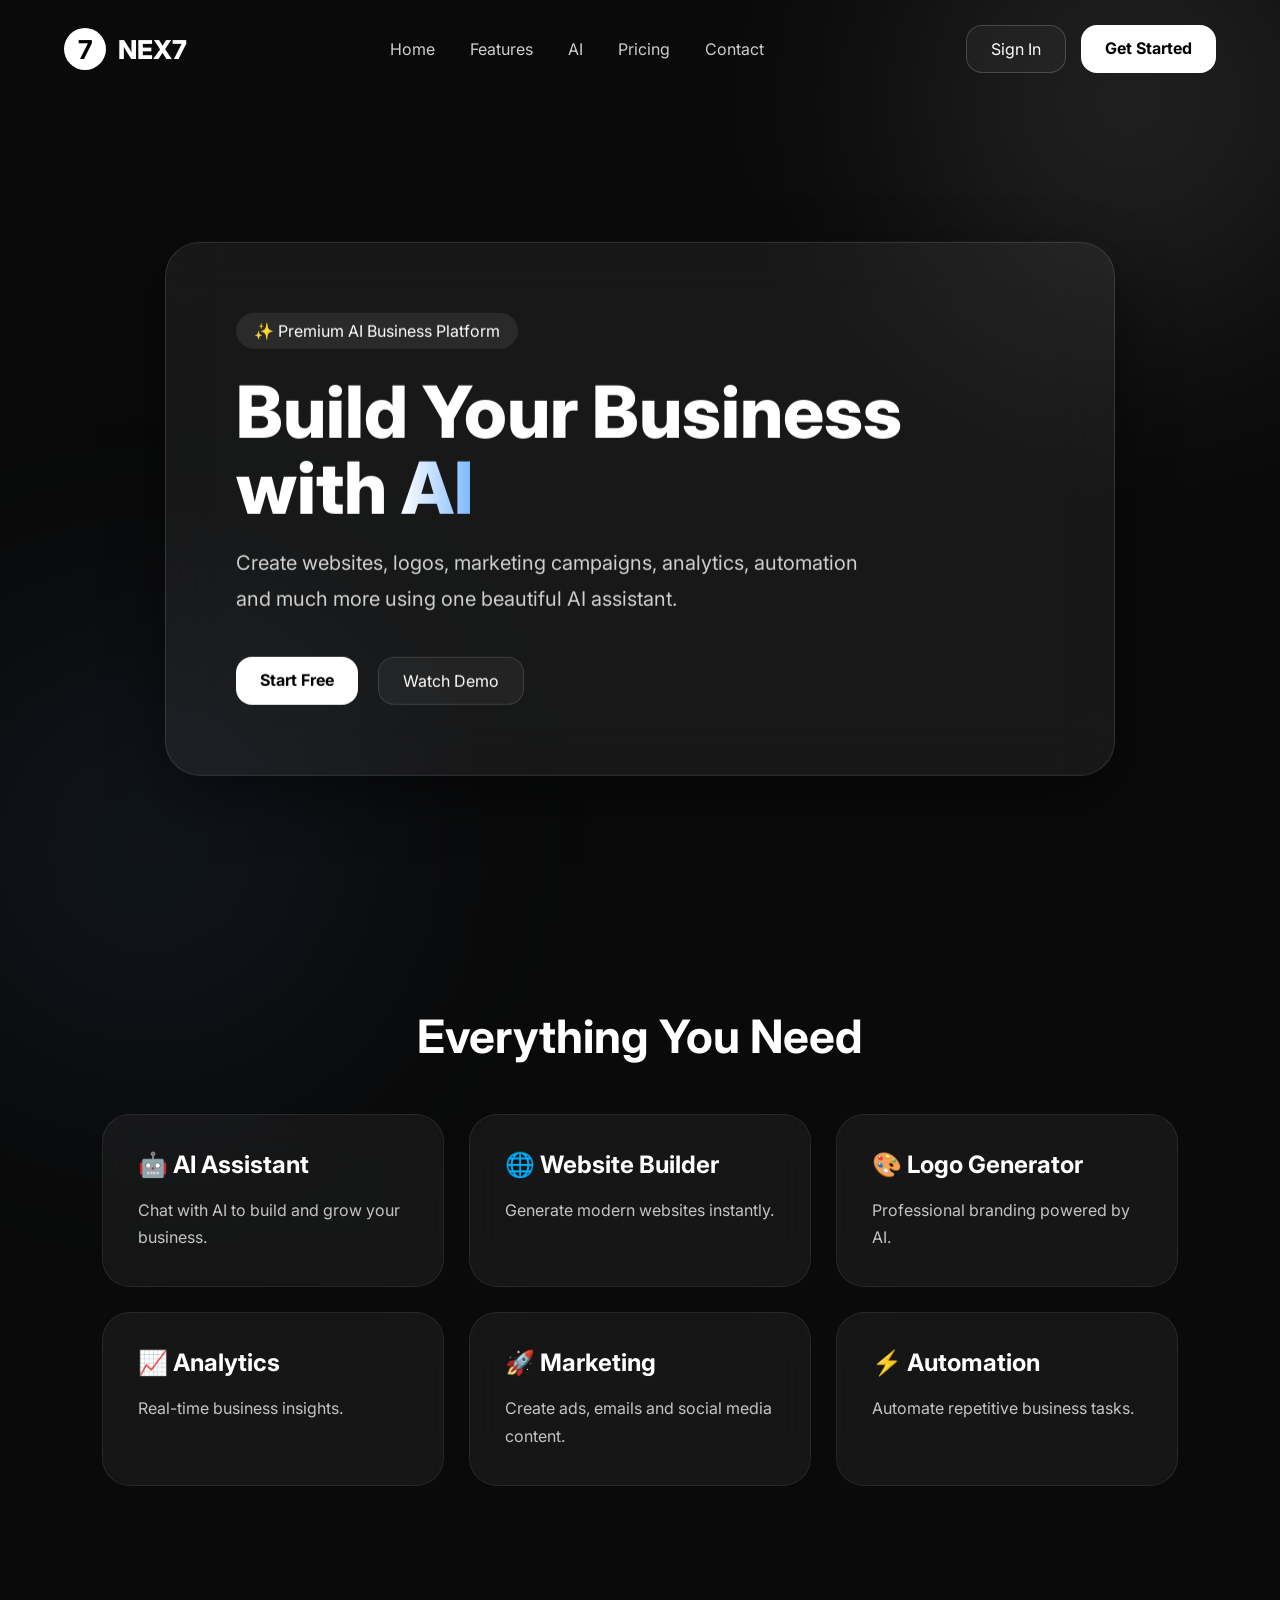
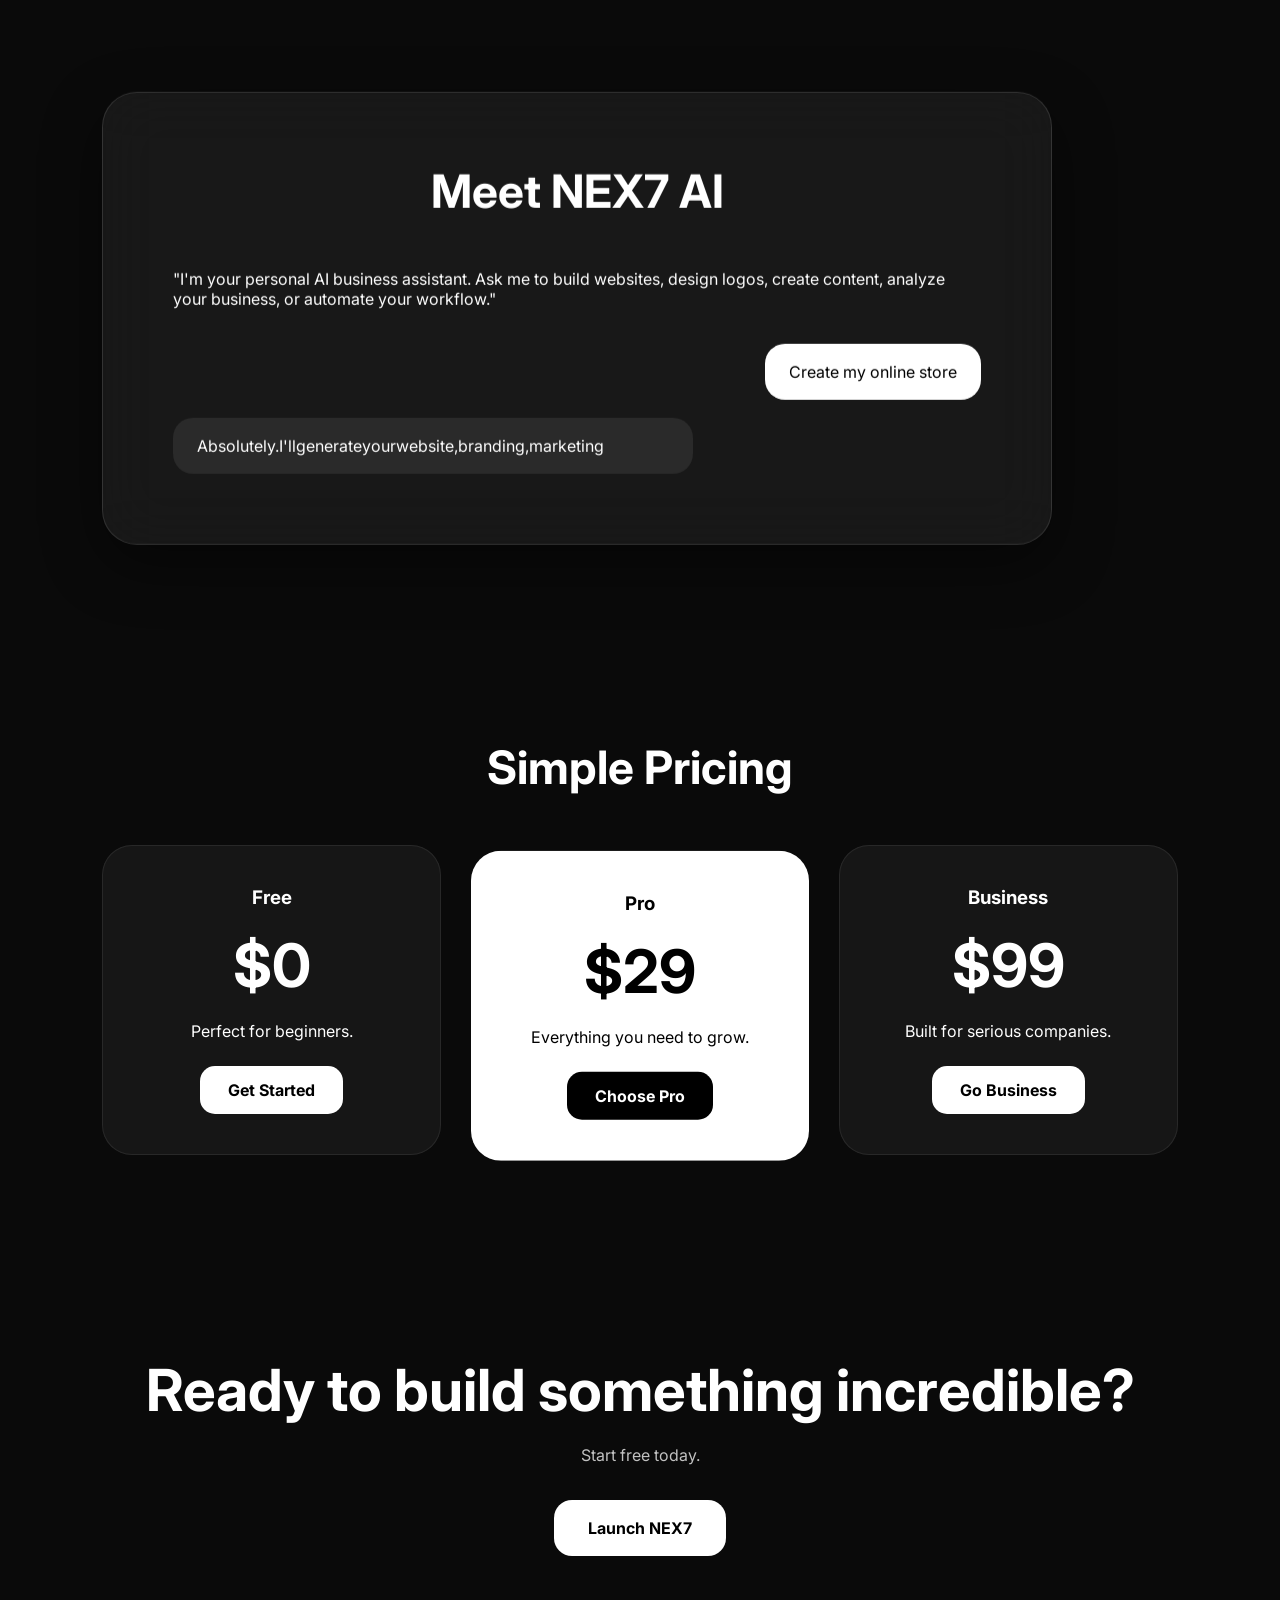
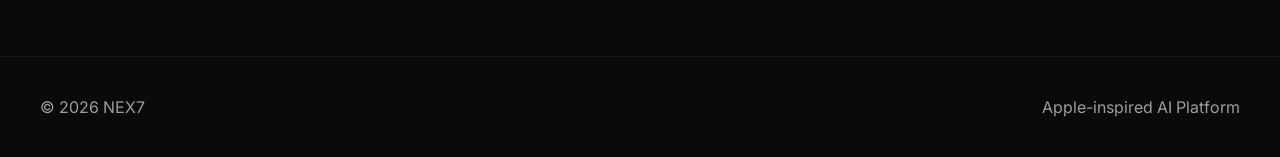
<file: N3X7/index.html>
<!DOCTYPE html>
<html lang="en">
<head>
<meta charset="UTF-8">
<meta name="viewport" content="width=device-width, initial-scale=1.0">
<title>NEX7 — Build the Future with NEX7 AI</title>


<link rel="preconnect" href="https://fonts.googleapis.com">
<link rel="preconnect" href="https://fonts.gstatic.com" crossorigin>
<link href="https://fonts.googleapis.com/css2?family=Inter:wght@300;400;500;600;700;800&display=swap" rel="stylesheet">

<link rel="stylesheet" href="style.css">
</head>

<body>

<!-- NAVBAR -->

<header class="navbar">

<div class="logo">
<div class="logo-circle">7</div>
<span>NEX7</span>
</div>

<nav>

<a href="#">Home</a>
<a href="#">Features</a>
<a href="#">AI</a>
<a href="#">Pricing</a>
<a href="#">Contact</a>

</nav>

<div class="buttons">

<a class="login" href="signin.html">
Sign In
</a>

<a class="primary" href="signup.html">
Get Started
</a>

</div>

</header>

<!-- HERO -->

<section class="hero">

<div class="glass">

<div class="badge">
✨ Premium AI Business Platform
</div>

<h1>

Build Your Business<br>

with <span>AI</span>

</h1>

<p>

Create websites, logos, marketing campaigns,
analytics, automation and much more using one
beautiful AI assistant.

</p>

<div class="hero-buttons">

<a href="signup.html" class="primary">

Start Free

</a>

<a href="#" class="secondary">

Watch Demo

</a>

</div>

</div>

</section>

<!-- FEATURES -->

<section class="features">

<h2>

Everything You Need

</h2>

<div class="grid">

<div class="card">

<h3>🤖 AI Assistant</h3>

<p>

Chat with AI to build and grow your business.

</p>

</div>

<div class="card">

<h3>🌐 Website Builder</h3>

<p>

Generate modern websites instantly.

</p>

</div>

<div class="card">

<h3>🎨 Logo Generator</h3>

<p>

Professional branding powered by AI.

</p>

</div>

<div class="card">

<h3>📈 Analytics</h3>

<p>

Real-time business insights.

</p>

</div>

<div class="card">

<h3>🚀 Marketing</h3>

<p>

Create ads, emails and social media content.

</p>

</div>

<div class="card">

<h3>⚡ Automation</h3>

<p>

Automate repetitive business tasks.

</p>

</div>

</div>

</section>

<!-- AI -->

<section class="assistant">

<div class="glass">

<h2>

Meet NEX7 AI

</h2>

<p>

"I'm your personal AI business assistant.
Ask me to build websites, design logos,
create content, analyze your business,
or automate your workflow."

</p>

<div class="chat">

<div class="user">

Create my online store

</div>

<div class="ai">

Absolutely.
I'll generate your website, branding,
marketing plan and dashboard.

</div>

</div>

</div>

</section>

<!-- PRICING -->

<section class="pricing">

<h2>

Simple Pricing

</h2>

<div class="plans">

<div class="plan">

<h3>Free</h3>

<h1>$0</h1>

<p>

Perfect for beginners.

</p>

<button>

Get Started

</button>

</div>

<div class="plan featured">

<h3>Pro</h3>

<h1>$29</h1>

<p>

Everything you need to grow.

</p>

<button>

Choose Pro

</button>

</div>

<div class="plan">

<h3>Business</h3>

<h1>$99</h1>

<p>

Built for serious companies.

</p>

<button>

Go Business

</button>

</div>

</div>

</section>

<!-- CTA -->

<section class="cta">

<h1>

Ready to build something incredible?

</h1>

<p>

Start free today.

</p>

<a href="signup.html">

Launch NEX7

</a>

</section>

<footer>

<div>

© 2026 NEX7

</div>

<div>

Apple-inspired AI Platform

</div>

</footer>

<script src="script.js"></script>

</body>
</html>
</file>
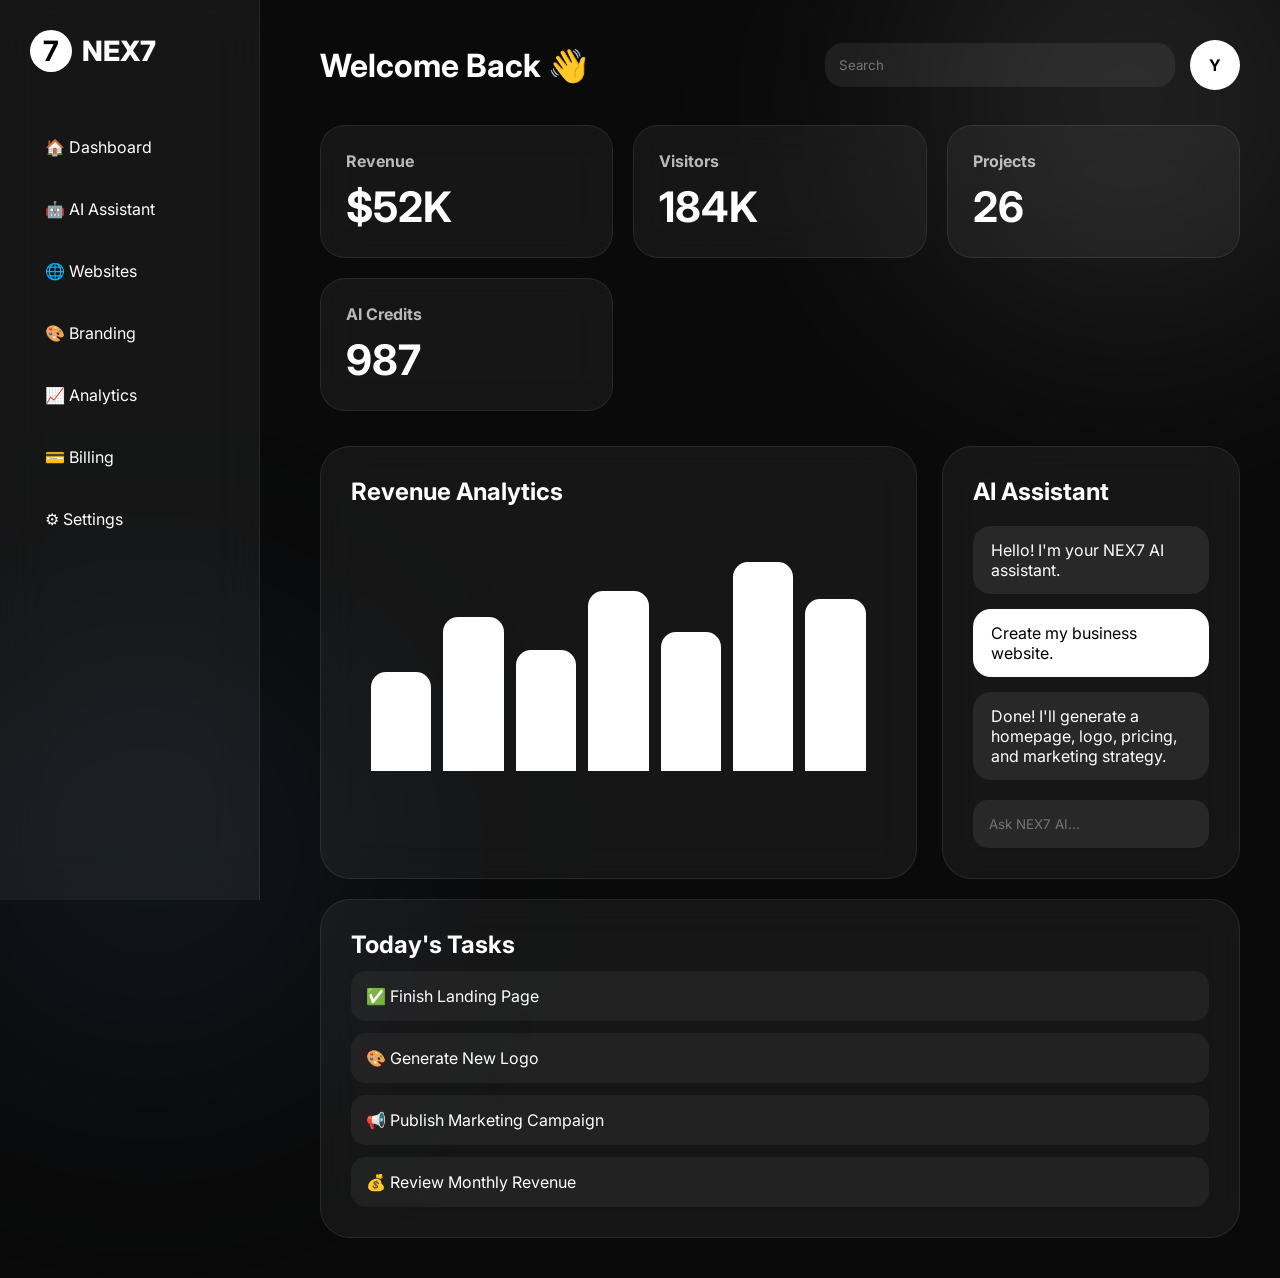
<file: N3X7/dashboard.html>
<!DOCTYPE html>
<html lang="en">
<head>
<meta charset="UTF-8">
<meta name="viewport" content="width=device-width, initial-scale=1.0">
<title>NEX7 Dashboard</title>

<link rel="preconnect" href="https://fonts.googleapis.com">
<link rel="preconnect" href="https://fonts.gstatic.com" crossorigin>

<link href="https://fonts.googleapis.com/css2?family=Inter:wght@300;400;500;600;700;800&display=swap" rel="stylesheet">

<link rel="stylesheet" href="style.css">

<style>

body{
display:flex;
background:#0a0a0a;
font-family:Inter,sans-serif;
}

.sidebar{
width:260px;
height:100vh;
padding:30px;
position:fixed;
left:0;
top:0;
background:rgba(255,255,255,.05);
backdrop-filter:blur(25px);
border-right:1px solid rgba(255,255,255,.08);
}

.logo{
display:flex;
align-items:center;
gap:10px;
margin-bottom:50px;
font-size:28px;
font-weight:800;
}

.logo-circle{
width:42px;
height:42px;
border-radius:50%;
background:#fff;
color:#000;
display:flex;
justify-content:center;
align-items:center;
font-weight:bold;
}

.sidebar a{
display:block;
color:white;
text-decoration:none;
padding:15px;
margin-bottom:12px;
border-radius:15px;
transition:.3s;
}

.sidebar a:hover{
background:rgba(255,255,255,.08);
}

.main{
margin-left:280px;
padding:40px;
width:100%;
}

.topbar{
display:flex;
justify-content:space-between;
align-items:center;
margin-bottom:35px;
}

.search{
width:350px;
padding:14px;
border:none;
outline:none;
border-radius:18px;
background:rgba(255,255,255,.07);
color:white;
}

.profile{
display:flex;
align-items:center;
gap:15px;
}

.avatar{
width:50px;
height:50px;
border-radius:50%;
background:white;
color:black;
display:flex;
justify-content:center;
align-items:center;
font-weight:bold;
}

.stats{
display:grid;
grid-template-columns:repeat(auto-fit,minmax(220px,1fr));
gap:20px;
margin-bottom:35px;
}

.stat{
padding:25px;
background:rgba(255,255,255,.05);
border-radius:25px;
backdrop-filter:blur(20px);
border:1px solid rgba(255,255,255,.08);
}

.stat h3{
font-size:16px;
opacity:.7;
margin-bottom:10px;
}

.stat h1{
font-size:42px;
}

.grid{
display:grid;
grid-template-columns:2fr 1fr;
gap:25px;
}

.panel{
background:rgba(255,255,255,.05);
padding:30px;
border-radius:30px;
border:1px solid rgba(255,255,255,.08);
backdrop-filter:blur(20px);
}

.chart{
height:260px;
margin-top:25px;
border-radius:20px;
display:flex;
align-items:end;
gap:12px;
padding:20px;
}

.bar{
flex:1;
background:white;
border-radius:15px 15px 0 0;
}

.chat{
display:flex;
flex-direction:column;
gap:15px;
margin-top:20px;
}

.message{
padding:14px 18px;
border-radius:18px;
}

.ai{
background:rgba(255,255,255,.08);
}

.user{
background:white;
color:black;
align-self:flex-end;
}

input.chatbox{
margin-top:20px;
width:100%;
padding:16px;
border-radius:15px;
background:rgba(255,255,255,.08);
border:none;
outline:none;
color:white;
}

.task{
padding:15px;
margin-top:12px;
border-radius:15px;
background:rgba(255,255,255,.05);
}

@media(max-width:900px){

.sidebar{
display:none;
}

.main{
margin:0;
padding:20px;
}

.grid{
grid-template-columns:1fr;
}

.search{
width:200px;
}

}

</style>

</head>

<body>

<div class="sidebar">

<div class="logo">
<div class="logo-circle">7</div>
NEX7
</div>

<a href="#">🏠 Dashboard</a>
<a href="#">🤖 AI Assistant</a>
<a href="#">🌐 Websites</a>
<a href="#">🎨 Branding</a>
<a href="#">📈 Analytics</a>
<a href="#">💳 Billing</a>
<a href="#">⚙ Settings</a>

</div>

<div class="main">

<div class="topbar">

<h1>Welcome Back 👋</h1>

<div class="profile">

<input class="search" placeholder="Search">

<div class="avatar">Y</div>

</div>

</div>

<div class="stats">

<div class="stat">
<h3>Revenue</h3>
<h1>$52K</h1>
</div>

<div class="stat">
<h3>Visitors</h3>
<h1>184K</h1>
</div>

<div class="stat">
<h3>Projects</h3>
<h1>26</h1>
</div>

<div class="stat">
<h3>AI Credits</h3>
<h1>987</h1>
</div>

</div>

<div class="grid">

<div class="panel">

<h2>Revenue Analytics</h2>

<div class="chart">

<div class="bar" style="height:45%"></div>
<div class="bar" style="height:70%"></div>
<div class="bar" style="height:55%"></div>
<div class="bar" style="height:82%"></div>
<div class="bar" style="height:63%"></div>
<div class="bar" style="height:95%"></div>
<div class="bar" style="height:78%"></div>

</div>

</div>

<div class="panel">

<h2>AI Assistant</h2>

<div class="chat">

<div class="message ai">
Hello! I'm your NEX7 AI assistant.
</div>

<div class="message user">
Create my business website.
</div>

<div class="message ai">
Done! I'll generate a homepage, logo, pricing, and marketing strategy.
</div>

</div>

<input class="chatbox" placeholder="Ask NEX7 AI...">

</div>

</div>

<br>

<div class="panel">

<h2>Today's Tasks</h2>

<div class="task">✅ Finish Landing Page</div>

<div class="task">🎨 Generate New Logo</div>

<div class="task">📢 Publish Marketing Campaign</div>

<div class="task">💰 Review Monthly Revenue</div>

</div>

</div>

<script src="script.js"></script>

</body>
</html>
</file>
<file: N3X7/style.css>
*{
margin:0;
padding:0;
box-sizing:border-box;
font-family:'Inter',sans-serif;
}

body{
background:#0a0a0a;
color:#fff;
overflow-x:hidden;
}

/* Background */

body::before{
content:"";
position:fixed;
width:700px;
height:700px;
background:radial-gradient(circle,#ffffff20,transparent 70%);
top:-250px;
right:-200px;
filter:blur(100px);
z-index:-2;
}

body::after{
content:"";
position:fixed;
width:600px;
height:600px;
background:radial-gradient(circle,#5f9cff22,transparent 70%);
bottom:-250px;
left:-150px;
filter:blur(120px);
z-index:-2;
}

/* Navbar */

.navbar{
width:90%;
max-width:1300px;
margin:auto;
padding:25px 0;
display:flex;
justify-content:space-between;
align-items:center;
}

.logo{
display:flex;
align-items:center;
gap:12px;
font-size:26px;
font-weight:800;
}

.logo-circle{
width:42px;
height:42px;
border-radius:50%;
display:flex;
justify-content:center;
align-items:center;
background:white;
color:black;
font-weight:bold;
}

nav{
display:flex;
gap:35px;
}

nav a{
color:white;
text-decoration:none;
opacity:.8;
transition:.3s;
}

nav a:hover{
opacity:1;
}

.buttons{
display:flex;
gap:15px;
}

.primary,
.secondary,
.login{
text-decoration:none;
padding:13px 24px;
border-radius:16px;
transition:.35s;
}

.primary{
background:white;
color:black;
font-weight:700;
}

.primary:hover{
transform:translateY(-3px);
box-shadow:0 15px 35px rgba(255,255,255,.25);
}

.login{
color:white;
border:1px solid rgba(255,255,255,.18);
background:rgba(255,255,255,.04);
backdrop-filter:blur(20px);
}

.secondary{
background:rgba(255,255,255,.05);
border:1px solid rgba(255,255,255,.12);
color:white;
}

/* Hero */

.hero{
min-height:90vh;
display:flex;
justify-content:center;
align-items:center;
padding:40px;
}

.glass{
max-width:950px;
width:100%;
padding:70px;
background:rgba(255,255,255,.06);
border:1px solid rgba(255,255,255,.12);
border-radius:35px;
backdrop-filter:blur(30px);
box-shadow:0 20px 60px rgba(0,0,0,.45);
}

.badge{
display:inline-block;
padding:8px 18px;
border-radius:50px;
background:rgba(255,255,255,.08);
margin-bottom:25px;
}

.hero h1{
font-size:72px;
font-weight:800;
line-height:1.05;
margin-bottom:20px;
}

.hero h1 span{
background:linear-gradient(90deg,#fff,#7bb8ff);
-webkit-background-clip:text;
-webkit-text-fill-color:transparent;
}

.hero p{
font-size:20px;
opacity:.8;
max-width:650px;
line-height:1.8;
}

.hero-buttons{
margin-top:40px;
display:flex;
gap:20px;
}

/* Sections */

section{
padding:100px 8%;
}

section h2{
font-size:46px;
margin-bottom:50px;
text-align:center;
}

.grid{
display:grid;
grid-template-columns:repeat(auto-fit,minmax(280px,1fr));
gap:25px;
}

.card{
padding:35px;
border-radius:28px;
background:rgba(255,255,255,.05);
border:1px solid rgba(255,255,255,.08);
backdrop-filter:blur(25px);
transition:.35s;
}

.card:hover{
transform:translateY(-10px);
background:rgba(255,255,255,.08);
}

.card h3{
margin-bottom:18px;
font-size:24px;
}

.card p{
opacity:.75;
line-height:1.7;
}

/* AI */

.chat{
margin-top:35px;
display:flex;
flex-direction:column;
gap:18px;
}

.user,
.ai{
padding:18px 24px;
border-radius:20px;
max-width:520px;
}

.user{
background:white;
color:black;
align-self:flex-end;
}

.ai{
background:rgba(255,255,255,.08);
}

/* Pricing */

.plans{
display:grid;
grid-template-columns:repeat(auto-fit,minmax(260px,1fr));
gap:30px;
}

.plan{
padding:40px;
border-radius:30px;
background:rgba(255,255,255,.05);
border:1px solid rgba(255,255,255,.08);
text-align:center;
transition:.35s;
}

.featured{
transform:scale(1.05);
background:white;
color:black;
}

.plan h1{
font-size:60px;
margin:20px 0;
}

.plan button{
margin-top:25px;
padding:14px 28px;
border:none;
border-radius:15px;
cursor:pointer;
font-size:16px;
font-weight:700;
}

.featured button{
background:black;
color:white;
}

.plan:not(.featured) button{
background:white;
color:black;
}

/* CTA */

.cta{
text-align:center;
}

.cta h1{
font-size:58px;
margin-bottom:20px;
}

.cta p{
opacity:.75;
margin-bottom:35px;
}

.cta a{
display:inline-block;
padding:18px 34px;
border-radius:18px;
background:white;
color:black;
text-decoration:none;
font-weight:700;
}

/* Footer */

footer{
padding:40px;
display:flex;
justify-content:space-between;
opacity:.6;
border-top:1px solid rgba(255,255,255,.08);
}

/* Responsive */

@media(max-width:900px){

nav{
display:none;
}

.hero h1{
font-size:50px;
}

.glass{
padding:40px;
}

.hero-buttons{
flex-direction:column;
}

footer{
flex-direction:column;
gap:15px;
text-align:center;
}

}
</file>
